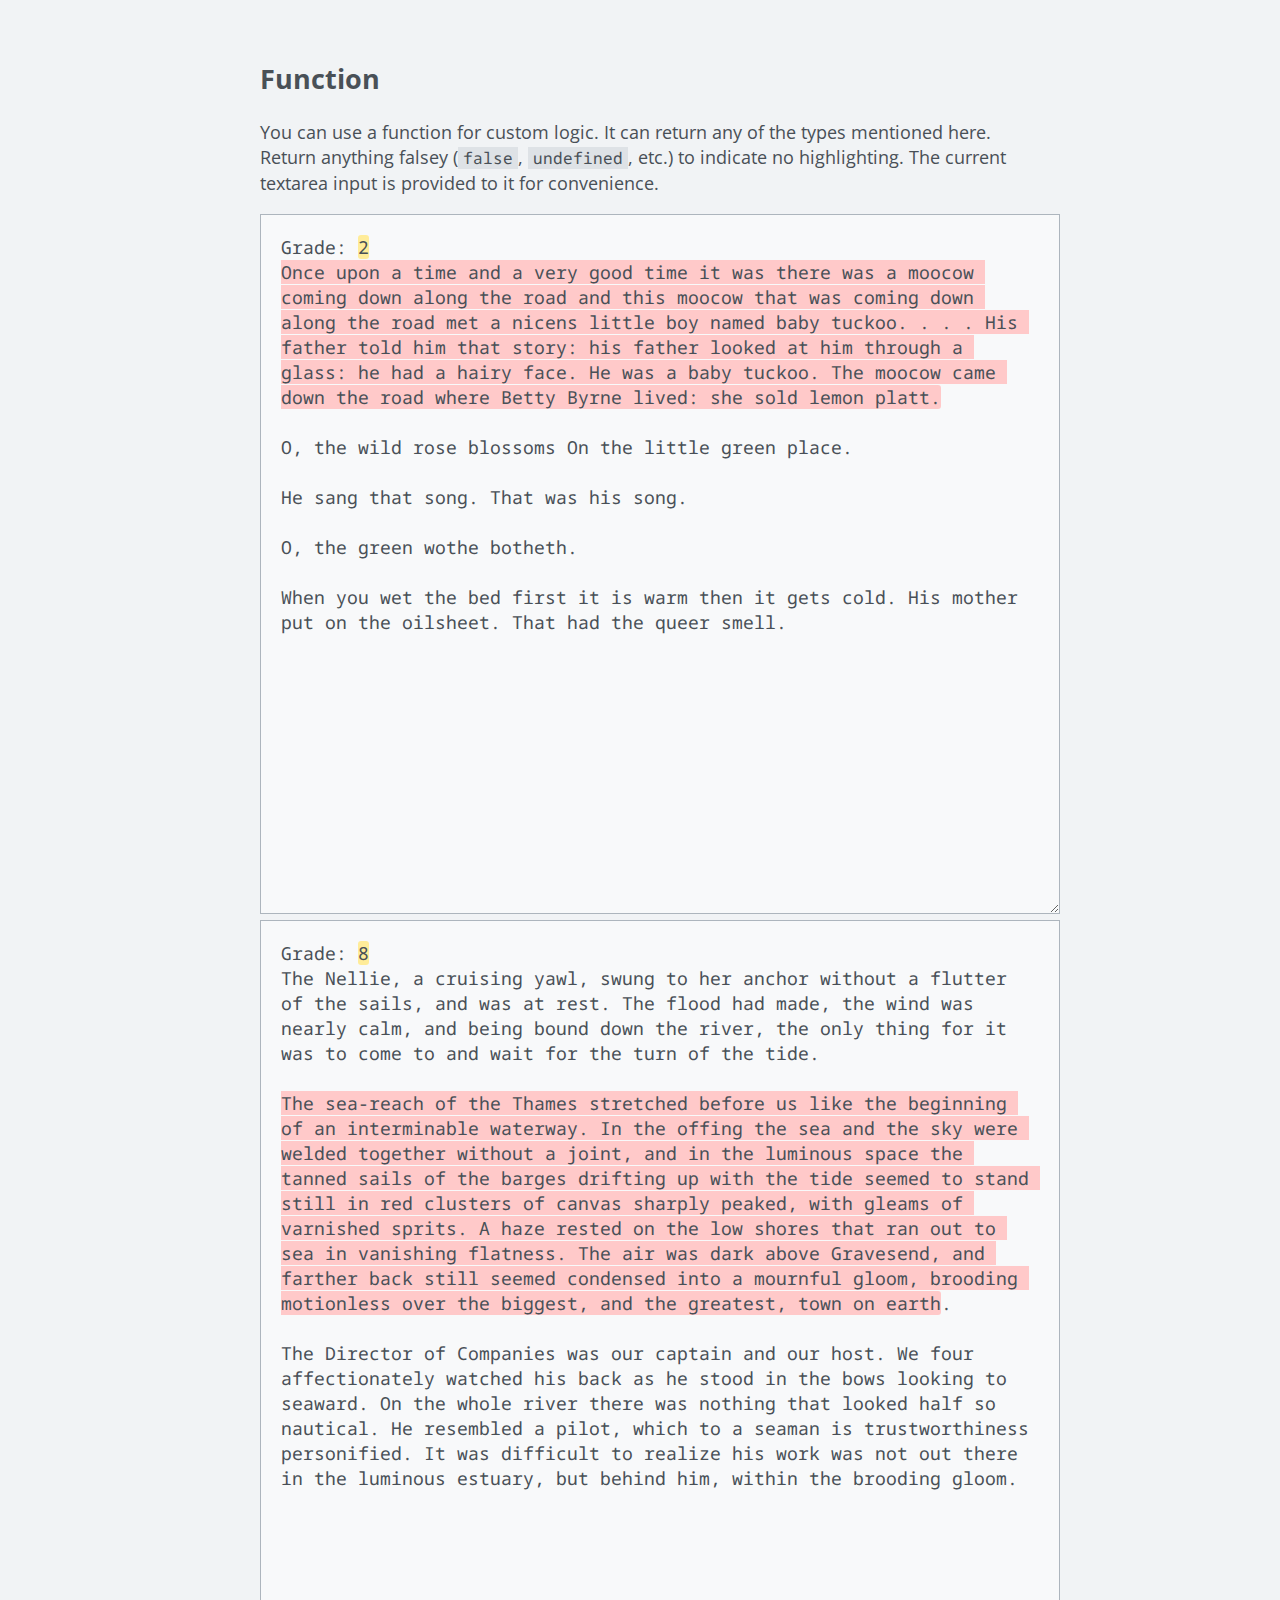
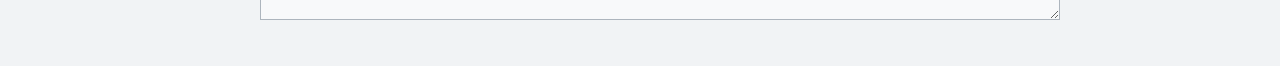
<file: la-highlight.html>
<!DOCTYPE html>
<html>
	<head>
		<meta charset="utf-8">
		<title>Highlight Within Textarea</title>

		<link href="https://fonts.googleapis.com/css?family=Open+Sans:400,700|Droid+Sans+Mono" rel="stylesheet">
		<script src="https://ajax.googleapis.com/ajax/libs/jquery/3.2.1/jquery.min.js"></script>

		<!-- highlight-within-textarea CSS/JS -->
		<link href="jquery.highlight-within-textarea.css" rel="stylesheet">
		<script src="jquery.highlight-within-textarea.js"></script>
		<script src="readability.js"></script>

		<!-- custom styles for highlight-within-textarea -->
		<style>
			.hwt-container {
				background-color: #f8f9fa;
			}

			.hwt-content {
				width: 760px;
				height: 100px;
				padding: 20px;
				border: 1px solid #adb5bd;
				color: inherit;
				font: 18px/25px 'Droid Sans Mono', sans-serif;
			}

			.hwt-input:focus {
				outline-color: #495057;
			}

			.hwt-content mark {
				border-radius: 3px;
				background-color: #d0bfff;
			}

			.hwt-content mark.red {
				background-color: #ffc9c9;
			}

			.hwt-content mark.blue {
				background-color: #a3daff;
			}

			.hwt-content mark.yellow {
				background-color: #ffec99;
			}
		</style>

		<!-- general styles to make this page look decent -->
		<style>
			* {
				box-sizing: border-box;
			}

			body {
				max-width: 800px;
				margin: 40px auto;
				padding: 0 20px;
				font: 18px/1.4 'Open Sans', sans-serif;
				color: #495057;
				background-color: #f1f3f5;
			}

			a {
				display: inline-block;
				margin-bottom: 5px;
				padding: 10px 30px;
				border-radius: 5px;
				color: #f8f9fa;
				background-color: #495057;
				text-decoration: none;
			}

			section {
				margin-top: 60px;
			}

			code {
				padding: 0 5px;
				font-family: 'Droid Sans Mono', sans-serif;
				font-size: 16px;
				background-color: #dee2e6;
			}

			/*script {
				display: block;
				margin-top: 10px;
				padding-left: 15px;
				border-left: 5px solid #adb5bd;
				background-color: #e9ecef;
				white-space: pre-wrap;
				font: 14px/1.5 'Droid Sans Mono', sans-serif;
			}*/
		</style>
	</head>
	<body>

		<section>
			<h2>Function</h2>
			<p>You can use a function for custom logic. It can return any of the types mentioned here. Return anything falsey (<code>false</code>, <code>undefined</code>, etc.) to indicate no highlighting. The current textarea input is provided to it for convenience.</p>
			<textarea class="example1" style="width:800px; height: 700px;">
Grade: 2
Once upon a time and a very good time it was there was a moocow coming down along the road and this moocow that was coming down along the road met a nicens little boy named baby tuckoo. . . . His father told him that story: his father looked at him through a glass: he had a hairy face. He was a baby tuckoo. The moocow came down the road where Betty Byrne lived: she sold lemon platt.

O, the wild rose blossoms On the little green place.

He sang that song. That was his song.

O, the green wothe botheth.

When you wet the bed first it is warm then it gets cold. His mother put on the oilsheet. That had the queer smell.</textarea>


			<textarea class="example1" style="width:800px; height: 700px;">
Grade: 8
The Nellie, a cruising yawl, swung to her anchor without a flutter of the sails, and was at rest. The flood had made, the wind was nearly calm, and being bound down the river, the only thing for it was to come to and wait for the turn of the tide.

The sea-reach of the Thames stretched before us like the beginning of an interminable waterway. In the offing the sea and the sky were welded together without a joint, and in the luminous space the tanned sails of the barges drifting up with the tide seemed to stand still in red clusters of canvas sharply peaked, with gleams of varnished sprits. A haze rested on the low shores that ran out to sea in vanishing flatness. The air was dark above Gravesend, and farther back still seemed condensed into a mournful gloom, brooding motionless over the biggest, and the greatest, town on earth.

The Director of Companies was our captain and our host. We four affectionately watched his back as he stood in the bows looking to seaward. On the whole river there was nothing that looked half so nautical. He resembled a pilot, which to a seaman is trustworthiness personified. It was difficult to realize his work was not out there in the luminous estuary, but behind him, within the brooding gloom.</textarea>

			<script>
function highlightGradeInappropriate(input) {
	var highlight = [];

	var grade_ = input.match(/\d+/);
	if(!grade_){ return false;}

	var grade = grade_ ? parseInt(grade_[0]) : 5;
	var grade_start = grade_['index'];
	var grade_end   = grade_['index'] + grade_[0].length;

	// Break if no grade.
	var main_text = input.slice(grade_end);
	paragraphs = main_text.match(/((?:[^\n][\n]?)+)/g);
	//paragraphs = main_text.match([.?!]\\s[^a-z]/g);
	console.log(paragraphs);
	var readabilityFunction = getScores;
	

	
	highlight.push(
		{
			highlight : [grade_start, grade_end],
			className: 'yellow'
		}
	);

	var start = grade_end;
	for (i=0; i< paragraphs.length; i++) {
		end = start + paragraphs[i].length;
	 	console.log(paragraphs[i].slice(0,10));
		var readabilityValues = readabilityFunction(paragraphs[i]);
		var medianGrade = parseInt(readabilityValues['medianGrade']);
		console.log(medianGrade);
		console.log(grade+2);
		if(medianGrade > grade + 2) {
			highlight.push(
				{
					highlight : [start, end],
					className: 'red'
				}
			);
		}
		start = end;
	}


	console.log(highlight);	
	return highlight;
	
	
}

$('.example1').highlightWithinTextarea({
    highlight: highlightGradeInappropriate
});
			</script>
		</section>

	</body>
</html>
</file>
